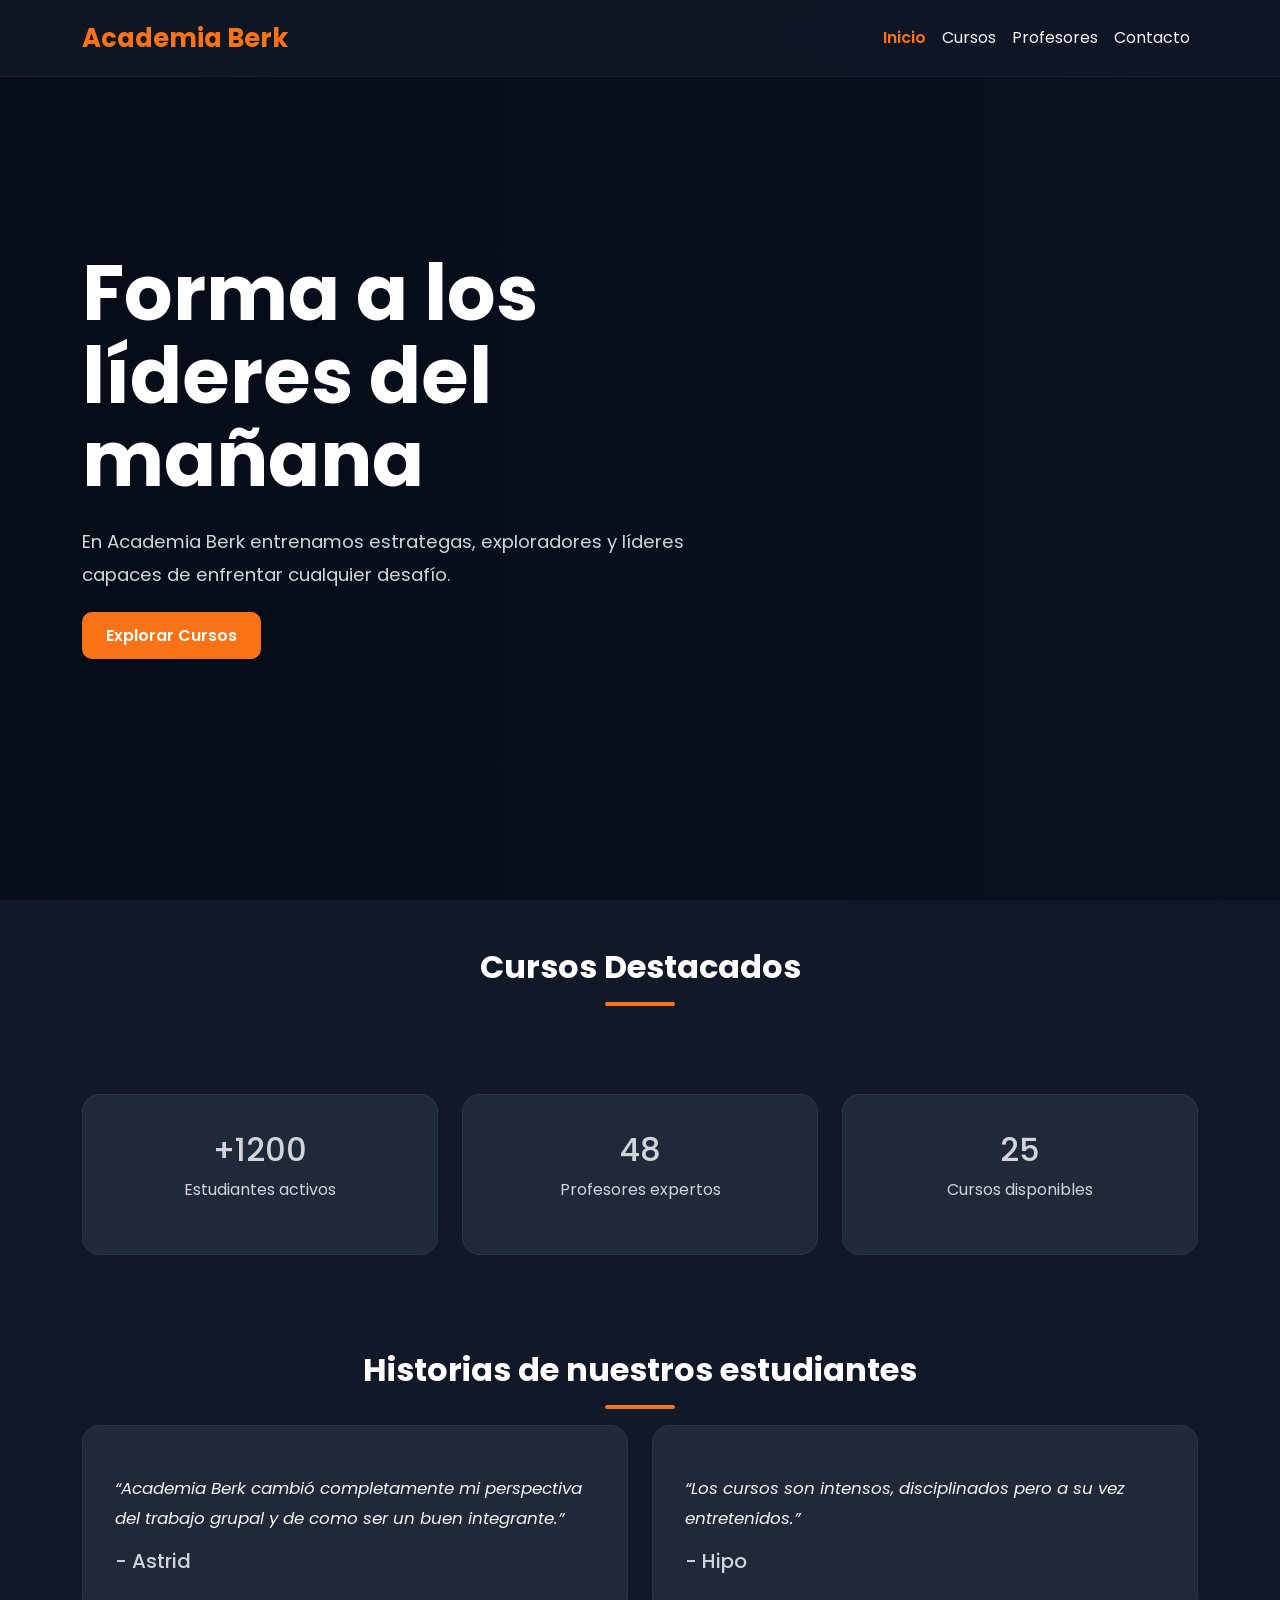
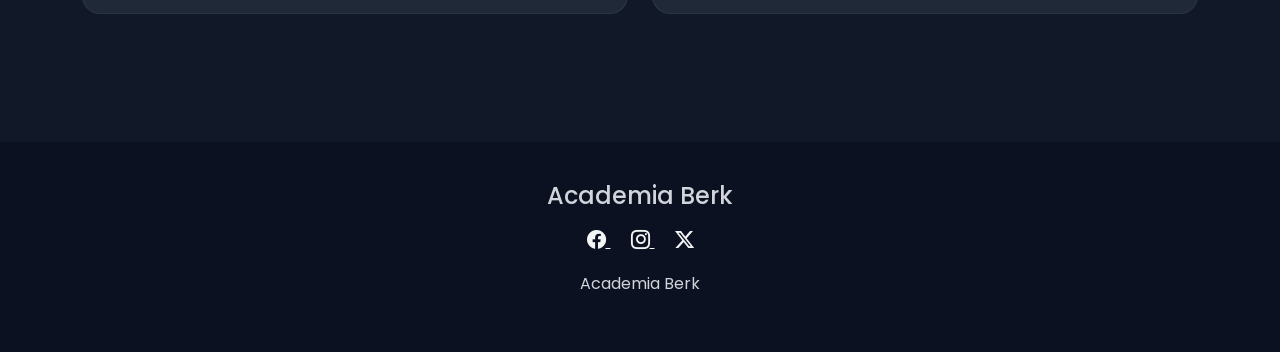
<file: Tarea1/index.html>
<!DOCTYPE html>
<html lang="es">

<head>

     <!-- Tarea 3 Hector -->
    <meta charset="UTF-8">
    <meta name="viewport" content="width=device-width, initial-scale=1.0">

    <title>Academia Berk</title>

    <!-- Bootstrap -->

    <link href="https://cdn.jsdelivr.net/npm/bootstrap@5.3.7/dist/css/bootstrap.min.css" rel="stylesheet">

    <!-- Google Fonts -->

    <link href="https://fonts.googleapis.com/css2?family=Poppins:wght@300;400;500;600;700&display=swap"
        rel="stylesheet">

    <!-- Bootstrap Icons -->

    <link rel="stylesheet" href="https://cdn.jsdelivr.net/npm/bootstrap-icons@1.13.1/font/bootstrap-icons.min.css">

    <!-- CSS -->

    <link rel="stylesheet" href="css/style.css">
    <link rel="stylesheet" href="css/index.css">

</head>

<body>

    <!-- NAVBAR -->

    <nav class="navbar navbar-expand-lg fixed-top">

        <div class="container">

            <a class="navbar-brand logo-berk" href="index.html">
                Academia Berk
            </a>

            <button class="navbar-toggler bg-light" type="button" data-bs-toggle="collapse" data-bs-target="#menuBerk">

                <span class="navbar-toggler-icon"></span>

            </button>

            <div class="collapse navbar-collapse" id="menuBerk">

                <ul class="navbar-nav ms-auto">

                    <li class="nav-item">
                        <a class="nav-link pagina-activa" href="index.html">Inicio</a>
                    </li>

                    <li class="nav-item">
                        <a class="nav-link" href="cursos.html">Cursos</a>
                    </li>

                    <li class="nav-item">
                        <a class="nav-link" href="profesores.html">Profesores</a>
                    </li>

                    <li class="nav-item">
                        <a class="nav-link" href="contacto.html">Contacto</a>
                    </li>

                </ul>

            </div>

        </div>

    </nav>

    <!-- HERO -->

    <section class="hero">

        <div class="container">

            <div class="contenido-hero">

                <h1>
                    Forma a los líderes del mañana
                </h1>

                <p>
                    En Academia Berk entrenamos estrategas, exploradores y líderes capaces de enfrentar cualquier
                    desafío.
                </p>

                <a href="#cursos" class="boton-berk text-decoration-none">
                    Explorar Cursos
                </a>

            </div>

        </div>

    </section>

    <!-- CURSOS DESTACADOS -->

    <section id="cursos" class="container py-5">

        <h2 class="titulo-seccion text-center">
            Cursos Destacados
        </h2>

        <div id="contenedor-cursos" class="row g-4">

        </div>

    </section>

    <!-- ESTADISTICAS -->

    <section class="container py-5">

        <div class="row g-4">

            <div class="col-md-4">

                <div class="caja-estadistica">

                    <h2>+1200</h2>
                    <p>Estudiantes activos</p>

                </div>

            </div>

            <div class="col-md-4">

                <div class="caja-estadistica">

                    <h2>48</h2>
                    <p>Profesores expertos</p>

                </div>

            </div>

            <div class="col-md-4">

                <div class="caja-estadistica">

                    <h2>25</h2>
                    <p>Cursos disponibles</p>

                </div>

            </div>

        </div>

    </section>

    <!-- TESTIMONIOS -->

    <section id="testimonios" class="container py-5">

        <h2 class="titulo-seccion text-center">
            Historias de nuestros estudiantes
        </h2>

        <div class="row g-4">

            <div class="col-md-6">

                <div class="tarjeta-testimonio">

                    <p>
                        “Academia Berk cambió completamente mi perspectiva del trabajo grupal y de como ser un buen
                        integrante.”
                    </p>

                    <h5>
                        - Astrid
                    </h5>

                </div>

            </div>

            <div class="col-md-6">

                <div class="tarjeta-testimonio">

                    <p>
                        “Los cursos son intensos, disciplinados pero a su vez entretenidos.”
                    </p>

                    <h5>
                        - Hipo
                    </h5>

                </div>

            </div>

        </div>

    </section>

    <!-- FOOTER -->

    <footer>

        <div class="container text-center">

            <h4 class="mb-3">
                Academia Berk
            </h4>

            <div class="redes-footer mb-3">

                <a href="#">
                    <i class="bi bi-facebook"></i>
                </a>

                <a href="#">
                    <i class="bi bi-instagram"></i>
                </a>

                <a href="#">
                    <i class="bi bi-twitter-x"></i>
                </a>

            </div>

            <p>
                Academia Berk
            </p>

        </div>

    </footer>

    <!-- Bootstrap JS -->
    <script src="js/index.js"></script>
    <script src="https://cdn.jsdelivr.net/npm/bootstrap@5.3.7/dist/js/bootstrap.bundle.min.js"></script>

</body>

</html>
</file>
<file: Tarea1/css/style.css>
/* ========= COLORES GLOBALES ========= */

:root{
    --color-fondo: #111827;
    --color-secundario: #1f2937;
    --color-naranja: #f97316;
    --color-claro: #f3f4f6;
    --color-texto: #d1d5db;
}

/* ========= ESTILOS GENERALES ========= */

html{
    scroll-behavior: smooth;
}

*{
    margin: 0;
    padding: 0;
    box-sizing: border-box;
}

body{
    font-family: 'Poppins', sans-serif;
    background-color: var(--color-fondo);
    color: var(--color-texto);
}

/* ========= NAVBAR ========= */

.navbar{
    background-color: rgba(17, 24, 39, 0.82);
    backdrop-filter: blur(10px);
    border-bottom: 1px solid rgba(255,255,255,0.05);
    padding: 14px 0;
    transition: 0.3s;
}

.logo-berk{
    font-size: 1.6rem;
    font-weight: 700;
    color: var(--color-naranja) ;
}

.nav-link{
    color: var(--color-claro) ;
    transition: 0.3s;
}

.nav-link:hover{
    color: var(--color-naranja) ;
}

.pagina-activa{
    color: var(--color-naranja) ;
    font-weight: 600;
}

/* ========= BOTONES ========= */

.boton-berk{
    background-color: var(--color-naranja);
    border: none;
    padding: 12px 24px;
    border-radius: 10px;
    color: white;
    font-weight: 600;
    transition: 0.3s;
}

.boton-berk:hover{
    background-color: #ea580c;
    transform: translateY(-2px);
}

/* ========= TARJETAS ========= */

.tarjeta-berk{
    background-color: var(--color-secundario);
    border: none;
    border-radius: 18px;
    overflow: hidden;
    transition: 0.3s;
    height: 100%;
}

.tarjeta-berk:hover{
    transform: translateY(-10px);
    box-shadow: 0 15px 35px rgba(0,0,0,0.35);
}

.tarjeta-berk img{
    height: 220px;
    object-fit: cover;
}

.tarjeta-berk .card-body{
    color: white;
}

/* ========= FOOTER ========= */

footer{
    background-color: #0b1120;
    padding: 40px 0;
    margin-top: 80px;
}

.redes-footer a{
    color: var(--color-claro);
    margin: 0 10px;
    font-size: 1.2rem;
    transition: 0.3s;
}

.redes-footer a:hover{
    color: var(--color-naranja);
}
</file>
<file: Tarea1/css/index.css>
.hero {
    min-height: 100vh;
    display: flex;
    align-items: center;
    background: linear-gradient(90deg, rgba(5, 10, 22, .9), rgba(5, 10, 22, .55)), url('https://images.unsplash.com/photo-1511818966892-d7d671e672a2?auto=format&fit=crop&w=1920&q=80') center / cover;
}

.contenido-hero { max-width: 700px; }
.contenido-hero h1 { color: #fff; font-size: clamp(2.7rem, 7vw, 4.8rem); font-weight: 700; line-height: 1.08; }
.contenido-hero p:not(.eyebrow) { font-size: 1.15rem; line-height: 1.8; margin: 1.5rem 0 2rem; max-width: 620px; }
.seccion { padding-top: 5.5rem; padding-bottom: 1rem; scroll-margin-top: 5rem; }
.encabezado-seccion { max-width: 700px; margin: 0 auto 3rem; }
.eyebrow { color: var(--color-naranja); font-size: .8rem; font-weight: 700; letter-spacing: .12em; margin-bottom: .65rem; text-transform: uppercase; }
.titulo-seccion { color: #fff; font-weight: 700; margin-bottom: 1rem; }
.titulo-seccion::after { content: ''; display: block; width: 70px; height: 4px; margin: 1rem auto 0; border-radius: 1rem; background: var(--color-naranja); }

.tarjeta-berk { border: 1px solid rgba(255, 255, 255, .06); }
.tarjeta-berk .card-body { padding: 1.5rem; }
.tarjeta-berk p { line-height: 1.65; }
.categoria, .precio { color: var(--color-naranja); font-size: .9rem; font-weight: 700; }
.duracion { color: var(--color-texto); font-size: .9rem; }
.mensaje-vacio { border: 1px dashed rgba(255, 255, 255, .25); border-radius: 1rem; padding: 2rem; text-align: center; }

.estadisticas { padding-top: 6rem; }
.caja-estadistica { align-items: center; background: var(--color-secundario); border: 1px solid rgba(255,255,255,.06); border-radius: 18px; display: flex; flex-direction: column; height: 100%; padding: 2.25rem; text-align: center; }
.caja-estadistica i { color: var(--color-naranja); font-size: 1.65rem; margin-bottom: .85rem; }
.caja-estadistica strong { color: #fff; font-size: 2.5rem; line-height: 1.1; }
.caja-estadistica span { margin-top: .5rem; }

.tarjeta-testimonio { background: var(--color-secundario); border: 1px solid rgba(255,255,255,.06); border-radius: 18px; height: 100%; margin: 0; padding: 2rem; }
.tarjeta-testimonio > i { color: var(--color-naranja); font-size: 1.75rem; }
.tarjeta-testimonio p { color: var(--color-claro); font-size: 1.05rem; font-style: italic; line-height: 1.75; margin: 1rem 0; }
.tarjeta-testimonio footer { color: var(--color-naranja); font-weight: 600; }

@media (max-width: 768px) {
    .hero { min-height: 44rem; text-align: center; }
    .contenido-hero { margin: 0 auto; }
    .seccion { padding-top: 4rem; }
}

@media (prefers-reduced-motion: reduce) { html { scroll-behavior: auto; } }
</file>
